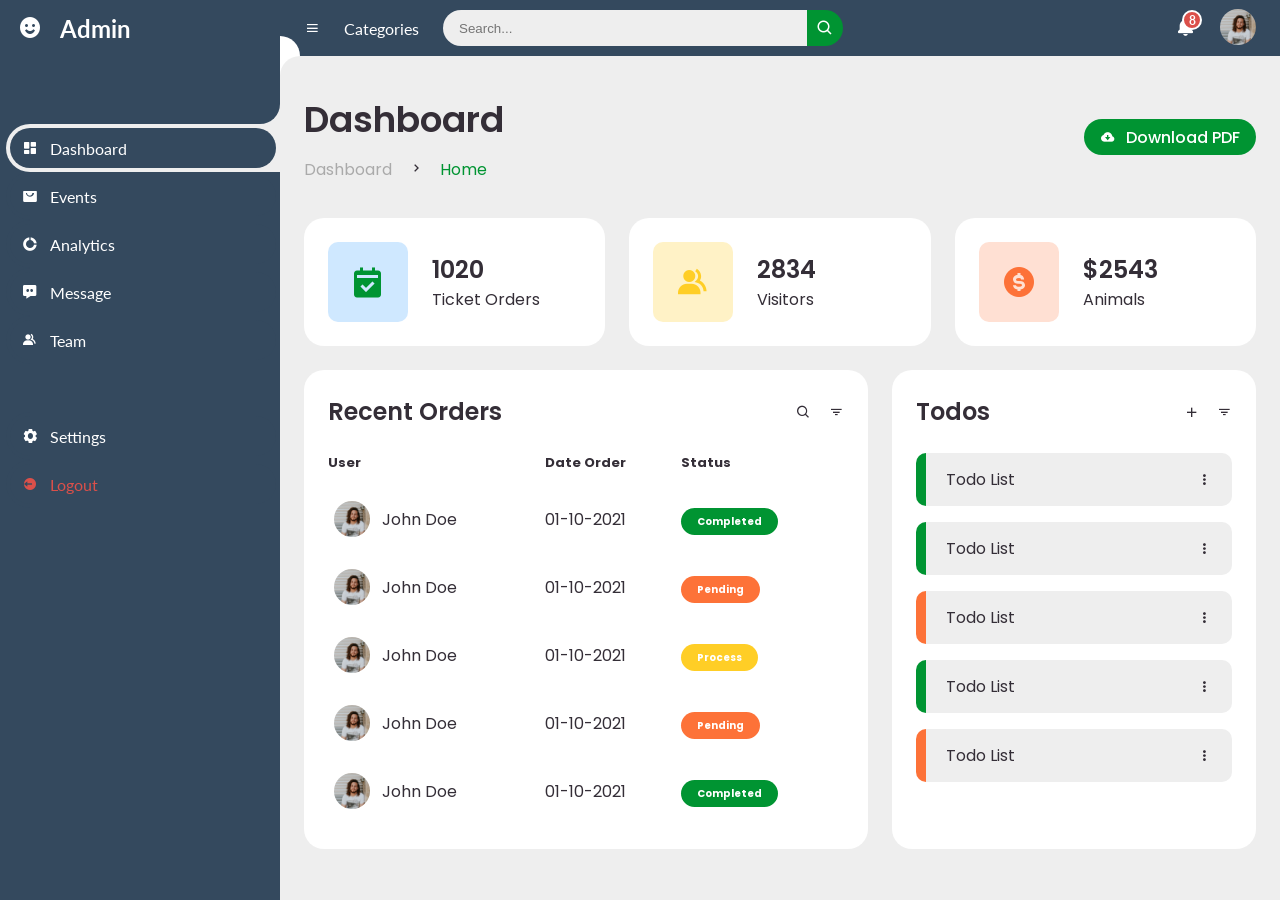
<file: HallerAdmin/index.html>
<!DOCTYPE html>
<html lang="en">
<head>
	<meta charset="UTF-8">
	<meta name="viewport" content="width=device-width, initial-scale=1.0">

	<!-- Boxicons -->
	<link href='https://unpkg.com/boxicons@2.0.9/css/boxicons.min.css' rel='stylesheet'>
	<!-- My CSS -->
	<link rel="stylesheet" href="admin.css">

	<title>Admin</title>
</head>
<body>


	<!-- SIDEBAR -->
	<section id="sidebar">
		<a href="#" class="brand">
			<i class='bx bxs-smile'></i>
			<span class="text">Admin</span>
		</a>
		<ul class="side-menu top">
			<li class="active">
				<a href="#">
					<i class='bx bxs-dashboard' ></i>
					<span class="text">Dashboard</span>
				</a>
			</li>
			<li>
				<a href="#">
					<i class='bx bxs-shopping-bag-alt' ></i>
					<span class="text">Events</span>
				</a>
			</li>
			<li>
				<a href="#">
					<i class='bx bxs-doughnut-chart' ></i>
					<span class="text">Analytics</span>
				</a>
			</li>
			<li>
				<a href="#">
					<i class='bx bxs-message-dots' ></i>
					<span class="text">Message</span>
				</a>
			</li>
			<li>
				<a href="#">
					<i class='bx bxs-group' ></i>
					<span class="text">Team</span>
				</a>
			</li>
		</ul>
		<ul class="side-menu">
			<li>
				<a href="#">
					<i class='bx bxs-cog' ></i>
					<span class="text">Settings</span>
				</a>
			</li>
			<li>
				<a href="#" class="logout">
					<i class='bx bxs-log-out-circle' ></i>
					<span class="text">Logout</span>
				</a>
			</li>
		</ul>
	</section>
	<!-- SIDEBAR -->



	<!-- CONTENT -->
	<section id="content">
		<!-- NAVBAR -->
		<nav>
			<i class='bx bx-menu' ></i>
			<a href="#" class="nav-link">Categories</a>
			<form action="#">
				<div class="form-input">
					<input type="search" placeholder="Search...">
					<button type="submit" class="search-btn"><i class='bx bx-search' ></i></button>
				</div>
			</form>
			<input type="checkbox" id="switch-mode" hidden>
			<label for="switch-mode" class="switch-mode"></label>
			<a href="#" class="notification">
				<i class='bx bxs-bell' ></i>
				<span class="num">8</span>
			</a>
			<a href="#" class="profile">
				<img src="img/people.png">
			</a>
		</nav>
		<!-- NAVBAR -->

		<!-- MAIN -->
		<main>
			<div class="head-title">
				<div class="left">
					<h1>Dashboard</h1>
					<ul class="breadcrumb">
						<li>
							<a href="#">Dashboard</a>
						</li>
						<li><i class='bx bx-chevron-right' ></i></li>
						<li>
							<a class="active" href="#">Home</a>
						</li>
					</ul>
				</div>
				<a href="#" class="btn-download">
					<i class='bx bxs-cloud-download' ></i>
					<span class="text">Download PDF</span>
				</a>
			</div>

			<ul class="box-info">
				<li>
					<i class='bx bxs-calendar-check' ></i>
					<span class="text">
						<h3>1020</h3>
						<p>Ticket Orders</p>
					</span>
				</li>
				<li>
					<i class='bx bxs-group' ></i>
					<span class="text">
						<h3>2834</h3>
						<p>Visitors</p>
					</span>
				</li>
				<li>
					<i class='bx bxs-dollar-circle' ></i>
					<span class="text">
						<h3>$2543</h3>
						<p>Animals</p>
					</span>
				</li>
			</ul>


			<div class="table-data">
				<div class="order">
					<div class="head">
						<h3>Recent Orders</h3>
						<i class='bx bx-search' ></i>
						<i class='bx bx-filter' ></i>
					</div>
					<table>
						<thead>
							<tr>
								<th>User</th>
								<th>Date Order</th>
								<th>Status</th>
							</tr>
						</thead>
						<tbody>
							<tr>
								<td>
									<img src="img/people.png">
									<p>John Doe</p>
								</td>
								<td>01-10-2021</td>
								<td><span class="status completed">Completed</span></td>
							</tr>
							<tr>
								<td>
									<img src="img/people.png">
									<p>John Doe</p>
								</td>
								<td>01-10-2021</td>
								<td><span class="status pending">Pending</span></td>
							</tr>
							<tr>
								<td>
									<img src="img/people.png">
									<p>John Doe</p>
								</td>
								<td>01-10-2021</td>
								<td><span class="status process">Process</span></td>
							</tr>
							<tr>
								<td>
									<img src="img/people.png">
									<p>John Doe</p>
								</td>
								<td>01-10-2021</td>
								<td><span class="status pending">Pending</span></td>
							</tr>
							<tr>
								<td>
									<img src="img/people.png">
									<p>John Doe</p>
								</td>
								<td>01-10-2021</td>
								<td><span class="status completed">Completed</span></td>
							</tr>
						</tbody>
					</table>
				</div>
				<div class="todo">
					<div class="head">
						<h3>Todos</h3>
						<i class='bx bx-plus' ></i>
						<i class='bx bx-filter' ></i>
					</div>
					<ul class="todo-list">
						<li class="completed">
							<p>Todo List</p>
							<i class='bx bx-dots-vertical-rounded' ></i>
						</li>
						<li class="completed">
							<p>Todo List</p>
							<i class='bx bx-dots-vertical-rounded' ></i>
						</li>
						<li class="not-completed">
							<p>Todo List</p>
							<i class='bx bx-dots-vertical-rounded' ></i>
						</li>
						<li class="completed">
							<p>Todo List</p>
							<i class='bx bx-dots-vertical-rounded' ></i>
						</li>
						<li class="not-completed">
							<p>Todo List</p>
							<i class='bx bx-dots-vertical-rounded' ></i>
						</li>
					</ul>
				</div>
			</div>
		</main>
		<!-- MAIN -->
	</section>
	<!-- CONTENT -->
	

	<script src="script.js"></script>
</body>
</html>
</file>
<file: HallerAdmin/admin.css>
@import url('https://fonts.googleapis.com/css2?family=Lato:wght@400;700&family=Poppins:wght@400;500;600;700&display=swap');

* {
	margin: 0;
	padding: 0;
	box-sizing: border-box;
}

a {
	text-decoration: none;
}

li {
	list-style: none;
}

:root {
	--poppins: 'Poppins', sans-serif;
	--lato: 'Lato', sans-serif;

	--light: #fff;
	--green:#34495e;
	--blue: #009432;
	--light-blue: #CFE8FF;
	--grey: #eee;
	--dark-grey: #AAAAAA;
	--dark: #342E37;
	--red: #DB504A;
	--yellow: #FFCE26;
	--light-yellow: #FFF2C6;
	--orange: #FD7238;
	--light-orange: #FFE0D3;
}

html {
	overflow-x: hidden;
}

body.dark {
	--light: #0C0C1E;
	--grey: #060714;
	--dark: #FBFBFB;
}
/*---------------------------------------------------*/
.popup {
	display: none;
        position: fixed;
        top: 50%;
        left: 50%;
        transform: translate(-50%, -50%);
        background-color: white;
        padding: 10px;
        border-radius: 10px;
        z-index: 9999;
        width: 75%;
        max-width: 500px;
        backdrop-filter: blur(10px);
  }

  .overlay {
  position: fixed;
  top: 0;
  left: 0;
  width: 100%;
  height: 100%;
  background-color: rgba(0, 0, 0, 0.5);
  z-index: 999;
  display: none;
}

.popup.active, .overlay.active {
  display: block;
}

  .popup h2 {
    margin-top: 0;
    margin-bottom: 20px;
    text-align: center;
    font-size: 18px;
  }


  #overlay {
        display: none;
        position: fixed;
        top: 0;
        left: 0;
        width: 100%;
        height: 100%;
        background-color: rgba(0, 0, 0, 0.5); 
        z-index: 9998; 
    }
  .popup label {
    display: block;
	text-align: left;
    margin-bottom: 2px;
    font-weight: bold;
  }

  input[type="password"] {
  width: 100%;
  padding: 10px;
  border: 1px solid #ccc;
  border-radius: 5px;
  box-sizing: border-box;
}
form {
  display: grid;
  grid-gap: 10px;
}

label {
  color: #333;

}

button[type="submit"] {
  width: 100%;
  padding: 10px;
  background-color: #009432;
  color: #fff;
  border: none;
  border-radius: 5px;
  cursor: pointer;
  transition: background-color 0.3s ease;
}

button[type="submit"]:hover {
  background-color: #20bf6b;
}

  .close-button {
    position: absolute;
    top: 10px;
    right: 10px;
    font-size: 24px;
    cursor: pointer;
  }
  /*-----------------------------------------------------------------------------------------------------*/
body {
	background: var(--grey);
	overflow-x: hidden;
}





/* SIDEBAR */
#sidebar {
	position: fixed;
	top: 0;
	left: 0;
	width: 280px;
	height: 100%;
	background: var(--green);
	z-index: 2000;
	font-family: var(--lato);
	transition: .3s ease;
	overflow-x: hidden;
	scrollbar-width: none;
}
#sidebar::--webkit-scrollbar {
	display: none;
}
#sidebar.hide {
	width: 60px;
}
#sidebar .brand {
	font-size: 24px;
	font-weight: 700;
	height: 56px;
	display: flex;
	align-items: center;
	color: var(--light);
	position: sticky;
	top: 0;
	left: 0;
	background: var(--green);
	z-index: 500;
	padding-bottom: 20px;
	box-sizing: content-box;
}
#sidebar .brand .bx {
	min-width: 60px;
	display: flex;
	justify-content: center;
}
#sidebar .side-menu {
	width: 100%;
	margin-top: 48px;
}
#sidebar .side-menu li {
	height: 48px;
	background: var(--green);
	margin-left: 6px;
	border-radius: 48px 0 0 48px;
	padding: 4px;
}
#sidebar .side-menu li.active {
	background: var(--grey);
	position: relative;
}
#sidebar .side-menu li.active::before {
	content: '';
	position: absolute;
	width: 40px;
	height: 40px;
	border-radius: 50%;
	top: -40px;
	right: 0;
	box-shadow: 20px 20px 0 var(--grey);
	z-index: -1;
}
#sidebar .side-menu li.active::after {
	content: '';
	position: absolute;
	width: 40px;
	height: 40px;
	border-radius: 50%;
	bottom: -40px;
	right: 0;
	box-shadow: 20px -20px 0 var(--grey);
	z-index: -1;
}
#sidebar .side-menu li a {
	width: 100%;
	height: 100%;
	background: var(--green);
	display: flex;
	align-items: center;
	border-radius: 48px;
	font-size: 16px;
	color: var(--light);
	white-space: nowrap;
	overflow-x: hidden;
}
#sidebar .side-menu.top li.active a {
	color: var(--light);
}
#sidebar.hide .side-menu li a {
	width: calc(48px - (4px * 2));
	transition: width .3s ease;
}
#sidebar .side-menu li a.logout {
	color: var(--red);
}
#sidebar .side-menu.top li a:hover {
	color: var(--blue);
}
#sidebar .side-menu li a .bx {
	min-width: calc(60px  - ((4px + 6px) * 2));
	display: flex;
	justify-content: center;
}
/* SIDEBAR */





/* CONTENT */
#content {
	position: relative;
	width: calc(100% - 280px);
	left: 280px;
	transition: .3s ease;
}
#sidebar.hide ~ #content {
	width: calc(100% - 60px);
	left: 60px;
}




/* NAVBAR */
#content nav {
	height: 56px;
	background: var(--green);
	padding: 0 24px;
	display: flex;
	align-items: center;
	grid-gap: 24px;
	font-family: var(--lato);
	position: sticky;
	top: 0;
	left: 0;
	z-index: 1000;
}
#content nav::before {
	content: '';
	position: absolute;
	width: 40px;
	height: 40px;
	bottom: -40px;
	left: 0;
	border-radius: 50%;
	box-shadow: -20px -20px 0 var(--light);
}
#content nav a {
	color: var(--light);
}
#content nav .bx.bx-menu {
	cursor: pointer;
	color: var(--light);
}
#content nav .nav-link {
	font-size: 16px;
	transition: .3s ease;
}
#content nav .nav-link:hover {
	color: var(--blue);
}
#content nav form {
	max-width: 400px;
	width: 100%;
	margin-right: auto;
}
#content nav form .form-input {
	display: flex;
	align-items: center;
	height: 36px;
}
#content nav form .form-input input {
	flex-grow: 1;
	padding: 0 16px;
	height: 100%;
	border: none;
	background: var(--grey);
	border-radius: 36px 0 0 36px;
	outline: none;
	width: 100%;
	color: var(--dark);
}
#content nav form .form-input button {
	width: 36px;
	height: 100%;
	display: flex;
	justify-content: center;
	align-items: center;
	background: var(--blue);
	color: var(--light);
	font-size: 18px;
	border: none;
	outline: none;
	border-radius: 0 36px 36px 0;
	cursor: pointer;
}
#content nav .notification {
	font-size: 20px;
	position: relative;
}
#content nav .notification .num {
	position: absolute;
	top: -6px;
	right: -6px;
	width: 20px;
	height: 20px;
	border-radius: 50%;
	border: 2px solid var(--light);
	background: var(--red);
	color: var(--light);
	font-weight: 700;
	font-size: 12px;
	display: flex;
	justify-content: center;
	align-items: center;
}
#content nav .profile img {
	width: 36px;
	height: 36px;
	object-fit: cover;
	border-radius: 50%;
}

/* NAVBAR */





/* MAIN */
#content main {
	width: 100%;
	padding: 36px 24px;
	font-family: var(--poppins);
	max-height: calc(100vh - 56px);
	overflow-y: auto;
}
#content main .head-title {
	display: flex;
	align-items: center;
	justify-content: space-between;
	grid-gap: 16px;
	flex-wrap: wrap;
}
#content main .head-title .left h1 {
	font-size: 36px;
	font-weight: 600;
	margin-bottom: 10px;
	color: var(--dark);
}
#content main .head-title .left .breadcrumb {
	display: flex;
	align-items: center;
	grid-gap: 16px;
}
#content main .head-title .left .breadcrumb li {
	color: var(--dark);
}
#content main .head-title .left .breadcrumb li a {
	color: var(--dark-grey);
	pointer-events: none;
}
#content main .head-title .left .breadcrumb li a.active {
	color: var(--blue);
	pointer-events: unset;
}
#content main .head-title .btn-download {
	height: 36px;
	padding: 0 16px;
	border-radius: 36px;
	background: var(--blue);
	color: var(--light);
	display: flex;
	justify-content: center;
	align-items: center;
	grid-gap: 10px;
	font-weight: 500;
}




#content main .box-info {
	display: grid;
	grid-template-columns: repeat(auto-fit, minmax(240px, 1fr));
	grid-gap: 24px;
	margin-top: 36px;
}
#content main .box-info li {
	padding: 24px;
	background: var(--light);
	border-radius: 20px;
	display: flex;
	align-items: center;
	grid-gap: 24px;
}
#content main .box-info li .bx {
	width: 80px;
	height: 80px;
	border-radius: 10px;
	font-size: 36px;
	display: flex;
	justify-content: center;
	align-items: center;
}
#content main .box-info li:nth-child(1) .bx {
	background: var(--light-blue);
	color: var(--blue);
}
#content main .box-info li:nth-child(2) .bx {
	background: var(--light-yellow);
	color: var(--yellow);
}
#content main .box-info li:nth-child(3) .bx {
	background: var(--light-orange);
	color: var(--orange);
}
#content main .box-info li .text h3 {
	font-size: 24px;
	font-weight: 600;
	color: var(--dark);
}
#content main .box-info li .text p {
	color: var(--dark);	
}





#content main .table-data {
	display: flex;
	flex-wrap: wrap;
	grid-gap: 24px;
	margin-top: 24px;
	width: 100%;
	color: var(--dark);
}
#content main .table-data > div {
	border-radius: 20px;
	background: var(--light);
	padding: 24px;
	overflow-x: auto;
}
#content main .table-data .head {
	display: flex;
	align-items: center;
	grid-gap: 16px;
	margin-bottom: 24px;
}

#content main .table-data .btn-primary{
	background-color: #3C91E6;
}
#content main .table-data .head h3 {
	margin-right: auto;
	font-size: 24px;
	font-weight: 600;
}
#content main .table-data .head .bx {
	cursor: pointer;
}

#content main .table-data .order {
	flex-grow: 1;
	flex-basis: 500px;
}
#content main .table-data .order table {
	width: 100%;
	border-collapse: collapse;
}
#content main .table-data .order table th {
	padding-bottom: 12px;
	font-size: 13px;
	text-align: left;
	border-bottom: 1px solid var(--black);
}
#content main .table-data .order table td {
	padding: 16px 0;
}
#content main .table-data .order table tr td:first-child {
	display: flex;
	align-items: center;
	grid-gap: 12px;
	padding-left: 6px;
}
#content main .table-data .order table td img {
	width: 36px;
	height: 36px;
	border-radius: 50%;
	object-fit: cover;
}
#content main .table-data .order table tbody tr:hover {
	background: var(--grey);
}
#content main .table-data .order table tr td .status {
	font-size: 10px;
	padding: 6px 16px;
	color: var(--light);
	border-radius: 20px;
	font-weight: 700;
}
#content main .table-data .order table tr td .status.completed {
	background: var(--blue);
}

#content main .table-data .order table tr td a{

	background: var(--blue);
}
/*--------------------------------- admin form---------------------------- */

#content .form-container {
    margin: 50px auto;
    max-width: 500px;
    padding: 20px;
    background: var(--light);
    border-radius: 10px;
    box-shadow: 0 0 10px rgba(0, 0, 0, 0.1);
}

#content .form-container h2 {
    font-size: 24px;
    margin-bottom: 20px;
    color: var(--dark);
}

#content .form-container .form-group {
    margin-bottom: 20px;
}

#content .form-container .form-group label {
    display: block;
    font-size: 16px;
    margin-bottom: 5px;
    color: var(--dark);
}

#content .form-container .form-group input {
    width: 100%;
    padding: 10px;
    border: 1px solid var(--grey);
    border-radius: 5px;
    font-size: 16px;
}

#content .form-container .btn-primary {
    background-color: var(--blue) !important;
    color: var(--light) !important;
    padding: 10px 20px !important;
    border-radius: 5px !important;
    font-size: 16px !important;
    cursor: pointer;
    transition: background-color 0.3s ease;
}

#content .form-container .btn-primary:hover {
    background-color: var(--light-blue) !important;
}

#content .form-container .btn-sec {
    background-color: var(--green) !important;
    color: var(--light) !important;
    padding: 10px 20px !important;
    border-radius: 5px !important;
    font-size: 16px !important;
    cursor: pointer;
    transition: background-color 0.3s ease;
}






#content main .table-data .order table tr td .btn-sec {
    background-color: #3498db; /* Blue color */
    color: #fff; /* White text */
    padding: 5px 10px;
    border: none;
    cursor: pointer;
    border-radius: 3px;
    transition: background-color 0.3s ease;
}

#content main .table-data .order table tr td .btn-sec:hover {
    background-color: #2980b9; /* Lighter shade of blue on hover */
}

#content main .table-data .order table tr td .btn-delete {
    background-color: #e74c3c; /* Red color */
    color: #fff; /* White text */
    padding: 5px 10px;
    border: none;
    cursor: pointer;
    border-radius: 3px;
    transition: background-color 0.3s ease;
}

#content main .table-data .order table tr td .btn-delete:hover {
    background-color: #c0392b; /* Lighter shade of red on hover */
}



/*--------------------------------- admin form---------------------------- */

.head .btn-primary {
    background-color: #3C91E6; /* Blue Background */
    color: #fff;
    padding: 10px 20px;
    border-radius: 5px;
    text-decoration: none;
}
#content main .table-data .order table tr td .status.process {
	background: var(--yellow);
}
#content main .table-data .order table tr td .status.pending {
	background: var(--orange);
}


#content main .table-data .todo {
	flex-grow: 1;
	flex-basis: 300px;
}
#content main .table-data .todo .todo-list {
	width: 100%;
}
#content main .table-data .todo .todo-list li {
	width: 100%;
	margin-bottom: 16px;
	background: var(--grey);
	border-radius: 10px;
	padding: 14px 20px;
	display: flex;
	justify-content: space-between;
	align-items: center;
}
#content main .table-data .todo .todo-list li .bx {
	cursor: pointer;
}
#content main .table-data .todo .todo-list li.completed {
	border-left: 10px solid var(--blue);
}
#content main .table-data .todo .todo-list li.not-completed {
	border-left: 10px solid var(--orange);
}
#content main .table-data .todo .todo-list li:last-child {
	margin-bottom: 0;
}
/* MAIN */
/* CONTENT */









@media screen and (max-width: 768px) {
	#sidebar {
		width: 200px;
	}

	#content {
		width: calc(100% - 60px);
		left: 200px;
	}

	#content nav .nav-link {
		display: none;
	}
}






@media screen and (max-width: 576px) {
	#content nav form .form-input input {
		display: none;
	}

	#content nav form .form-input button {
		width: auto;
		height: auto;
		background: transparent;
		border-radius: none;
		color: var(--dark);
	}

	#content nav form.show .form-input input {
		display: block;
		width: 100%;
	}
	#content nav form.show .form-input button {
		width: 36px;
		height: 100%;
		border-radius: 0 36px 36px 0;
		color: var(--light);
		background: var(--red);
	}

	#content nav form.show ~ .notification,
	#content nav form.show ~ .profile {
		display: none;
	}

	#content main .box-info {
		grid-template-columns: 1fr;
	}

	#content main .table-data .head {
		min-width: 420px;
	}
	#content main .table-data .order table {
		min-width: 420px;
	}
	#content main .table-data .todo .todo-list {
		min-width: 420px;
	}
}
</file>
